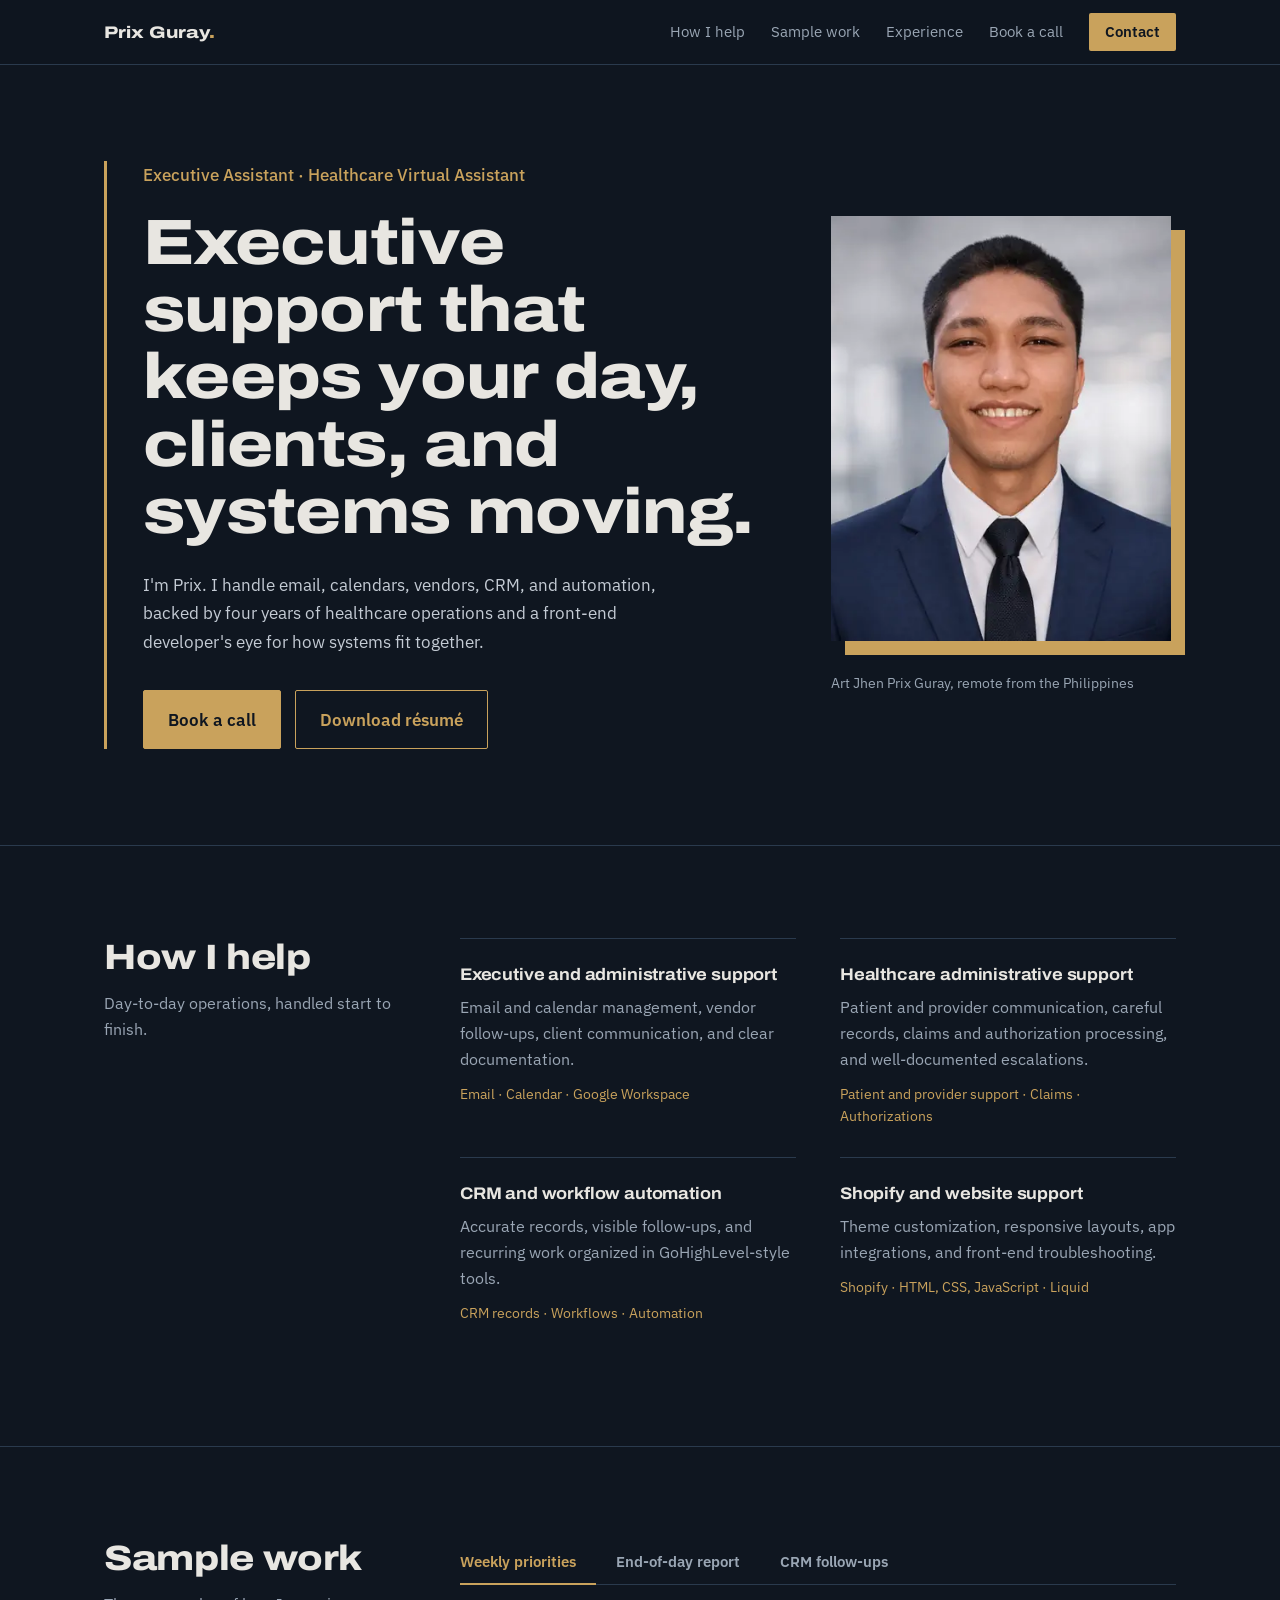
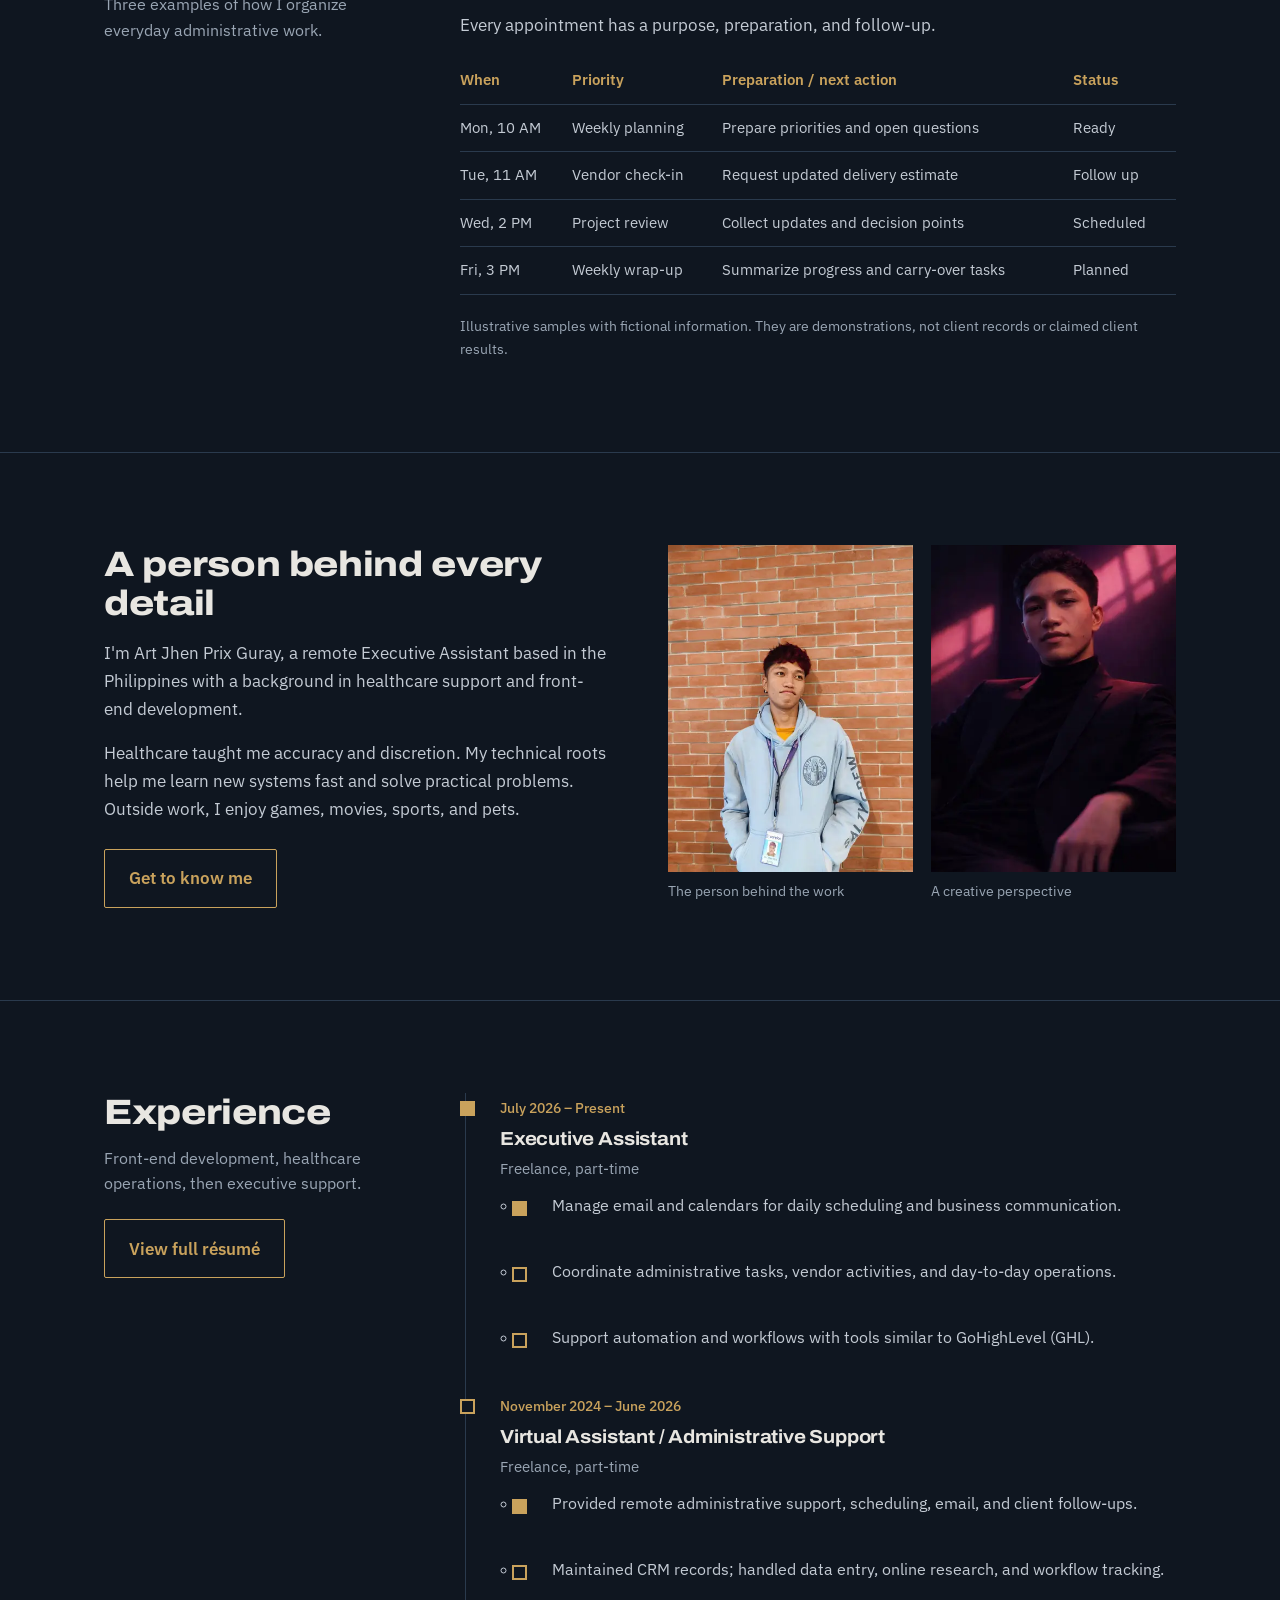
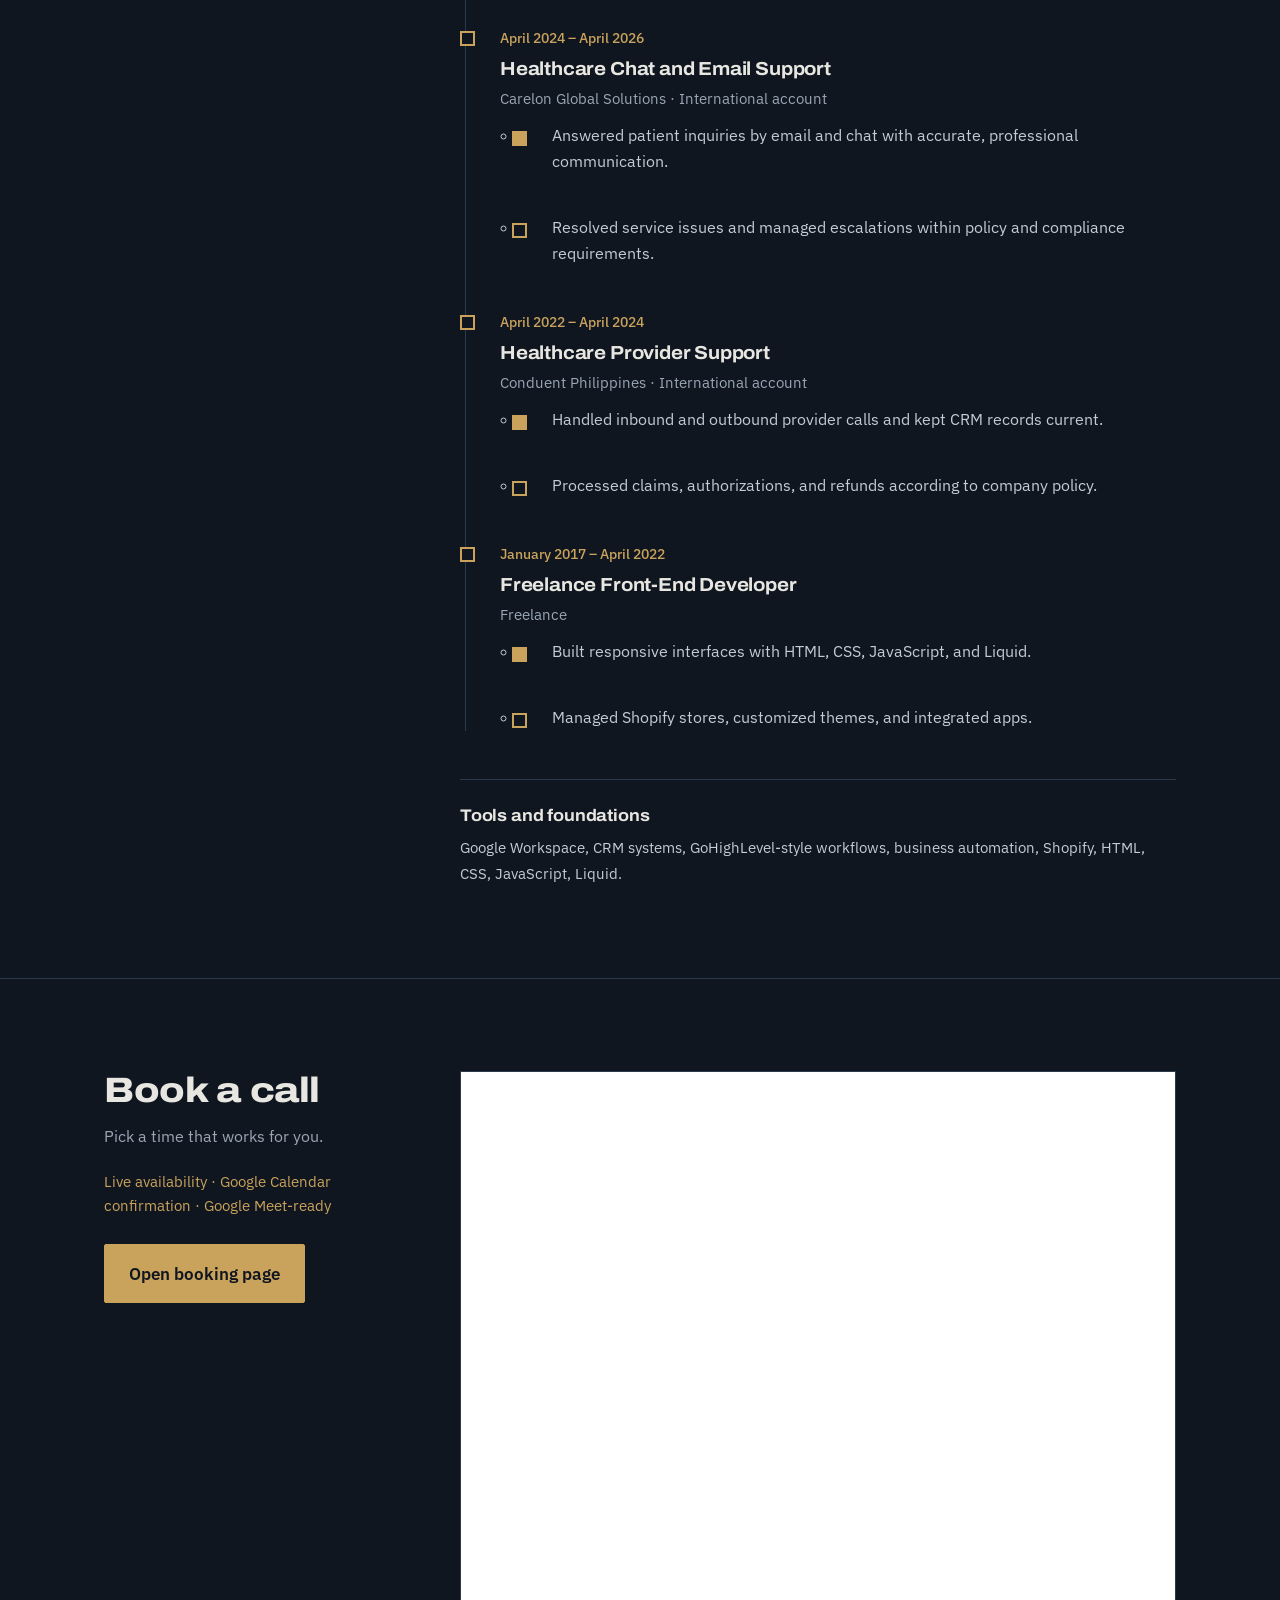
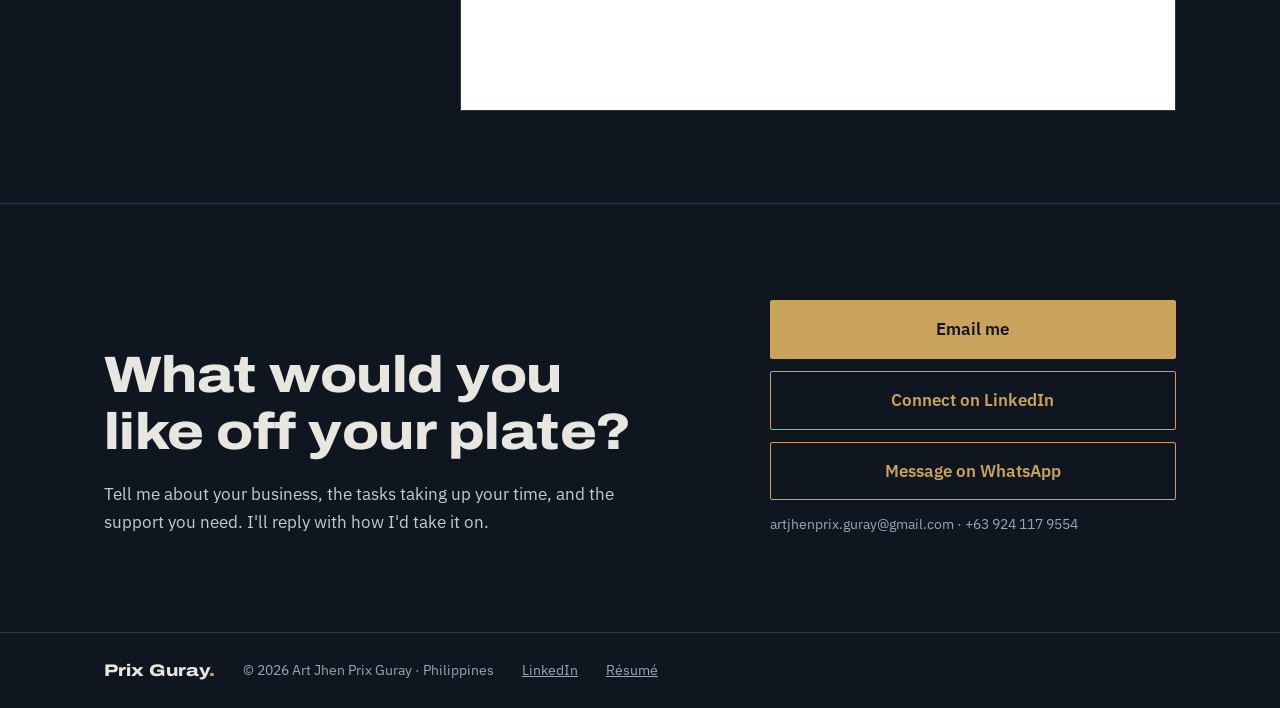
<file: index.html>
<!DOCTYPE html>
<html lang="en">
<head>
<meta charset="utf-8">
<meta name="viewport" content="width=device-width, initial-scale=1">
<title>Art Jhen Prix Guray | Executive Assistant & Healthcare Virtual Assistant</title>
<meta name="description" content="Portfolio of Art Jhen Prix Guray, Executive Assistant and Healthcare Virtual Assistant: email and calendar management, vendor coordination, CRM workflows, healthcare operations, and Shopify support.">
<meta name="keywords" content="Executive Assistant, Healthcare Virtual Assistant, Administrative Support, CRM, GoHighLevel, Shopify, Remote Assistant, Philippines">
<meta name="author" content="Art Jhen Prix Guray">
<meta name="theme-color" content="#0f1620">
<meta property="og:title" content="Art Jhen Prix Guray | Executive Assistant">
<meta property="og:description" content="Executive support that keeps your day, clients, and systems moving.">
<meta property="og:image" content="assets/profile-photo.webp?v=3">
<link rel="icon" type="image/svg+xml" href="favicon.svg">
<link rel="preconnect" href="https://fonts.googleapis.com">
<link rel="preconnect" href="https://fonts.gstatic.com" crossorigin>
<link href="https://fonts.googleapis.com/css2?family=Archivo:wdth,wght@62..125,500..900&family=IBM+Plex+Sans:wght@400;500;600&display=swap" rel="stylesheet">
<link rel="stylesheet" href="styles.css">
<link rel="stylesheet" href="motion.css">
<script src="motion.js" defer></script>
</head>
<body>
<header><div class="wrap">
  <a class="brand" href="#top">Prix Guray<span>.</span></a>
  <nav aria-label="Primary">
    <a href="#services">How I help</a><a href="#work">Sample work</a><a href="#experience">Experience</a><a href="#booking">Book a call</a><a class="pill" href="#contact">Contact</a>
  </nav>
</div></header>

<main id="top">
<section class="hero"><div class="wrap">
  <div class="copy">
    <p class="roles">Executive Assistant · Healthcare Virtual Assistant</p>
    <h1>Executive support that keeps your day, clients, and systems moving.</h1>
    <p class="lead">I'm Prix. I handle email, calendars, vendors, CRM, and automation, backed by four years of healthcare operations and a front-end developer's eye for how systems fit together.</p>
    <div class="cta"><a class="btn main" href="#booking">Book a call</a><a class="btn" href="Art-Jhen-Prix-Guray-Resume.pdf" download>Download résumé</a></div>
  </div>
  <div class="portrait">
    <img src="assets/profile-photo.webp?v=3" alt="Portrait of Art Jhen Prix Guray">
    <p>Art Jhen Prix Guray, remote from the Philippines</p>
  </div>
</div></section>

<section class="block" id="services"><div class="wrap split">
  <div><h2>How I help</h2><p class="intro">Day-to-day operations, handled start to finish.</p></div>
  <div class="services">
    <div><h3>Executive and administrative support</h3><p>Email and calendar management, vendor follow-ups, client communication, and clear documentation.</p><p class="tags">Email · Calendar · Google Workspace</p></div>
    <div><h3>Healthcare administrative support</h3><p>Patient and provider communication, careful records, claims and authorization processing, and well-documented escalations.</p><p class="tags">Patient and provider support · Claims · Authorizations</p></div>
    <div><h3>CRM and workflow automation</h3><p>Accurate records, visible follow-ups, and recurring work organized in GoHighLevel-style tools.</p><p class="tags">CRM records · Workflows · Automation</p></div>
    <div><h3>Shopify and website support</h3><p>Theme customization, responsive layouts, app integrations, and front-end troubleshooting.</p><p class="tags">Shopify · HTML, CSS, JavaScript · Liquid</p></div>
  </div>
</div></section>

<section class="block" id="work"><div class="wrap split">
  <div><h2>Sample work</h2><p class="intro">Three examples of how I organize everyday administrative work.</p></div>
  <div>
    <div class="tabs" role="tablist" aria-label="Sample work examples">
      <button class="tab" role="tab" id="t-weekly" aria-controls="p-weekly" aria-selected="true" data-t="weekly">Weekly priorities</button>
      <button class="tab" role="tab" id="t-eod" aria-controls="p-eod" aria-selected="false" data-t="eod">End-of-day report</button>
      <button class="tab" role="tab" id="t-crm" aria-controls="p-crm" aria-selected="false" data-t="crm">CRM follow-ups</button>
    </div>
    <div class="panel" role="tabpanel" id="p-weekly" aria-labelledby="t-weekly" data-p="weekly">
      <p>Every appointment has a purpose, preparation, and follow-up.</p>
      <div class="scroll"><table><tr><th>When</th><th>Priority</th><th>Preparation / next action</th><th>Status</th></tr>
      <tr><td>Mon, 10 AM</td><td>Weekly planning</td><td>Prepare priorities and open questions</td><td>Ready</td></tr>
      <tr><td>Tue, 11 AM</td><td>Vendor check-in</td><td>Request updated delivery estimate</td><td>Follow up</td></tr>
      <tr><td>Wed, 2 PM</td><td>Project review</td><td>Collect updates and decision points</td><td>Scheduled</td></tr>
      <tr><td>Fri, 3 PM</td><td>Weekly wrap-up</td><td>Summarize progress and carry-over tasks</td><td>Planned</td></tr></table></div>
    </div>
    <div class="panel" role="tabpanel" id="p-eod" aria-labelledby="t-eod" data-p="eod" hidden>
      <p>A daily report that makes the decision you need to make easy to find.</p>
      <div class="cols3">
        <div><h3>Completed today</h3><p>Organized the shared inbox. Updated meeting notes. Confirmed tomorrow's calendar.</p></div>
        <div><h3>Needs your input</h3><p>Vendor quote is ready for review. Confirm whether to proceed before I schedule the next step.</p></div>
        <div><h3>Next work session</h3><p>Follow up on pending replies. Update the task tracker. Prepare the weekly summary.</p></div>
      </div>
    </div>
    <div class="panel" role="tabpanel" id="p-crm" aria-labelledby="t-crm" data-p="crm" hidden>
      <p>Every lead gets a stage, a next action, and a due date.</p>
      <div class="scroll"><table><tr><th>Fictional lead</th><th>Stage</th><th>Next action</th><th>Due</th></tr>
      <tr><td>Example business A</td><td>New inquiry</td><td>Review request and prepare a reply</td><td>Today</td></tr>
      <tr><td>Example business B</td><td>Awaiting response</td><td>Send an approved follow-up</td><td>Tomorrow</td></tr>
      <tr><td>Example business C</td><td>Meeting booked</td><td>Confirm details and prepare notes</td><td>Before meeting</td></tr>
      <tr><td>Example business D</td><td>Closed</td><td>Record outcome and close task</td><td>Complete</td></tr></table></div>
    </div>
    <p class="note">Illustrative samples with fictional information. They are demonstrations, not client records or claimed client results.</p>
  </div>
</div></section>

<section class="block" id="about"><div class="wrap about">
  <div>
    <h2>A person behind every detail</h2>
    <p>I'm Art Jhen Prix Guray, a remote Executive Assistant based in the Philippines with a background in healthcare support and front-end development.</p>
    <p>Healthcare taught me accuracy and discretion. My technical roots help me learn new systems fast and solve practical problems. Outside work, I enjoy games, movies, sports, and pets.</p>
    <a class="btn" href="#contact">Get to know me</a>
  </div>
  <div class="gallery">
    <figure><img src="assets/meet-casual.webp?v=3" alt="Art Jhen Prix Guray in a light blue hoodie by a brick wall" loading="lazy"><figcaption>The person behind the work</figcaption></figure>
    <figure><img src="assets/meet-dark.webp?v=3" alt="Art Jhen Prix Guray in a dark suit" loading="lazy"><figcaption>A creative perspective</figcaption></figure>
  </div>
</div></section>

<section class="block" id="experience"><div class="wrap split">
  <div><h2>Experience</h2><p class="intro">Front-end development, healthcare operations, then executive support.</p><p style="margin-top:22px"><a class="btn" href="resume.html">View full résumé</a></p></div>
  <div>
    <ol class="timeline">
      <li><span class="when">July 2026 – Present</span><h3>Executive Assistant</h3><p class="org">Freelance, part-time</p><ul><li>Manage email and calendars for daily scheduling and business communication.</li><li>Coordinate administrative tasks, vendor activities, and day-to-day operations.</li><li>Support automation and workflows with tools similar to GoHighLevel (GHL).</li></ul></li>
      <li><span class="when">November 2024 – June 2026</span><h3>Virtual Assistant / Administrative Support</h3><p class="org">Freelance, part-time</p><ul><li>Provided remote administrative support, scheduling, email, and client follow-ups.</li><li>Maintained CRM records; handled data entry, online research, and workflow tracking.</li></ul></li>
      <li><span class="when">April 2024 – April 2026</span><h3>Healthcare Chat and Email Support</h3><p class="org">Carelon Global Solutions · International account</p><ul><li>Answered patient inquiries by email and chat with accurate, professional communication.</li><li>Resolved service issues and managed escalations within policy and compliance requirements.</li></ul></li>
      <li><span class="when">April 2022 – April 2024</span><h3>Healthcare Provider Support</h3><p class="org">Conduent Philippines · International account</p><ul><li>Handled inbound and outbound provider calls and kept CRM records current.</li><li>Processed claims, authorizations, and refunds according to company policy.</li></ul></li>
      <li><span class="when">January 2017 – April 2022</span><h3>Freelance Front-End Developer</h3><p class="org">Freelance</p><ul><li>Built responsive interfaces with HTML, CSS, JavaScript, and Liquid.</li><li>Managed Shopify stores, customized themes, and integrated apps.</li></ul></li>
    </ol>
    <div class="tools"><h3>Tools and foundations</h3><p>Google Workspace, CRM systems, GoHighLevel-style workflows, business automation, Shopify, HTML, CSS, JavaScript, Liquid.</p></div>
  </div>
</div></section>

<section class="block" id="booking"><div class="wrap split">
  <div><h2>Book a call</h2><p class="intro">Pick a time that works for you.</p><p class="points">Live availability · Google Calendar confirmation · Google Meet-ready</p><a class="btn main" href="https://calendar.app.google/vziLiJSb3LUWex8G8" target="_blank" rel="noopener">Open booking page</a></div>
  <iframe src="https://calendar.app.google/vziLiJSb3LUWex8G8" title="Book an appointment with Art Jhen Prix Guray" loading="lazy"></iframe>
</div></section>

<section class="contact" id="contact"><div class="wrap grid">
  <div><h2>What would you like off your plate?</h2><p>Tell me about your business, the tasks taking up your time, and the support you need. I'll reply with how I'd take it on.</p></div>
  <div class="links">
    <a class="btn main" href="mailto:artjhenprix.guray@gmail.com?subject=Executive%20Assistant%20inquiry">Email me</a>
    <a class="btn" href="https://www.linkedin.com/in/prixguray/" target="_blank" rel="noopener">Connect on LinkedIn</a>
    <a class="btn" href="https://wa.me/639241179554?text=Hi%20Prix%2C%20I%20found%20your%20portfolio%20and%20would%20like%20to%20connect." target="_blank" rel="noopener">Message on WhatsApp</a>
    <small>artjhenprix.guray@gmail.com · +63 924 117 9554</small>
  </div>
</div></section>
</main>

<footer><div class="wrap">
  <a class="brand" href="#top">Prix Guray<span>.</span></a>
  <span>© 2026 Art Jhen Prix Guray · Philippines</span>
  <a href="https://www.linkedin.com/in/prixguray/" target="_blank" rel="noopener">LinkedIn</a>
  <a href="resume.html">Résumé</a>
</div></footer>

<script>
(function(){var tabs=document.querySelectorAll('.tab'),panels=document.querySelectorAll('.panel');
tabs.forEach(function(t){t.addEventListener('click',function(){
tabs.forEach(function(x){x.setAttribute('aria-selected',x===t)});
panels.forEach(function(p){p.hidden=p.dataset.p!==t.dataset.t});});});})();
</script>
</body>
</html>
</file>
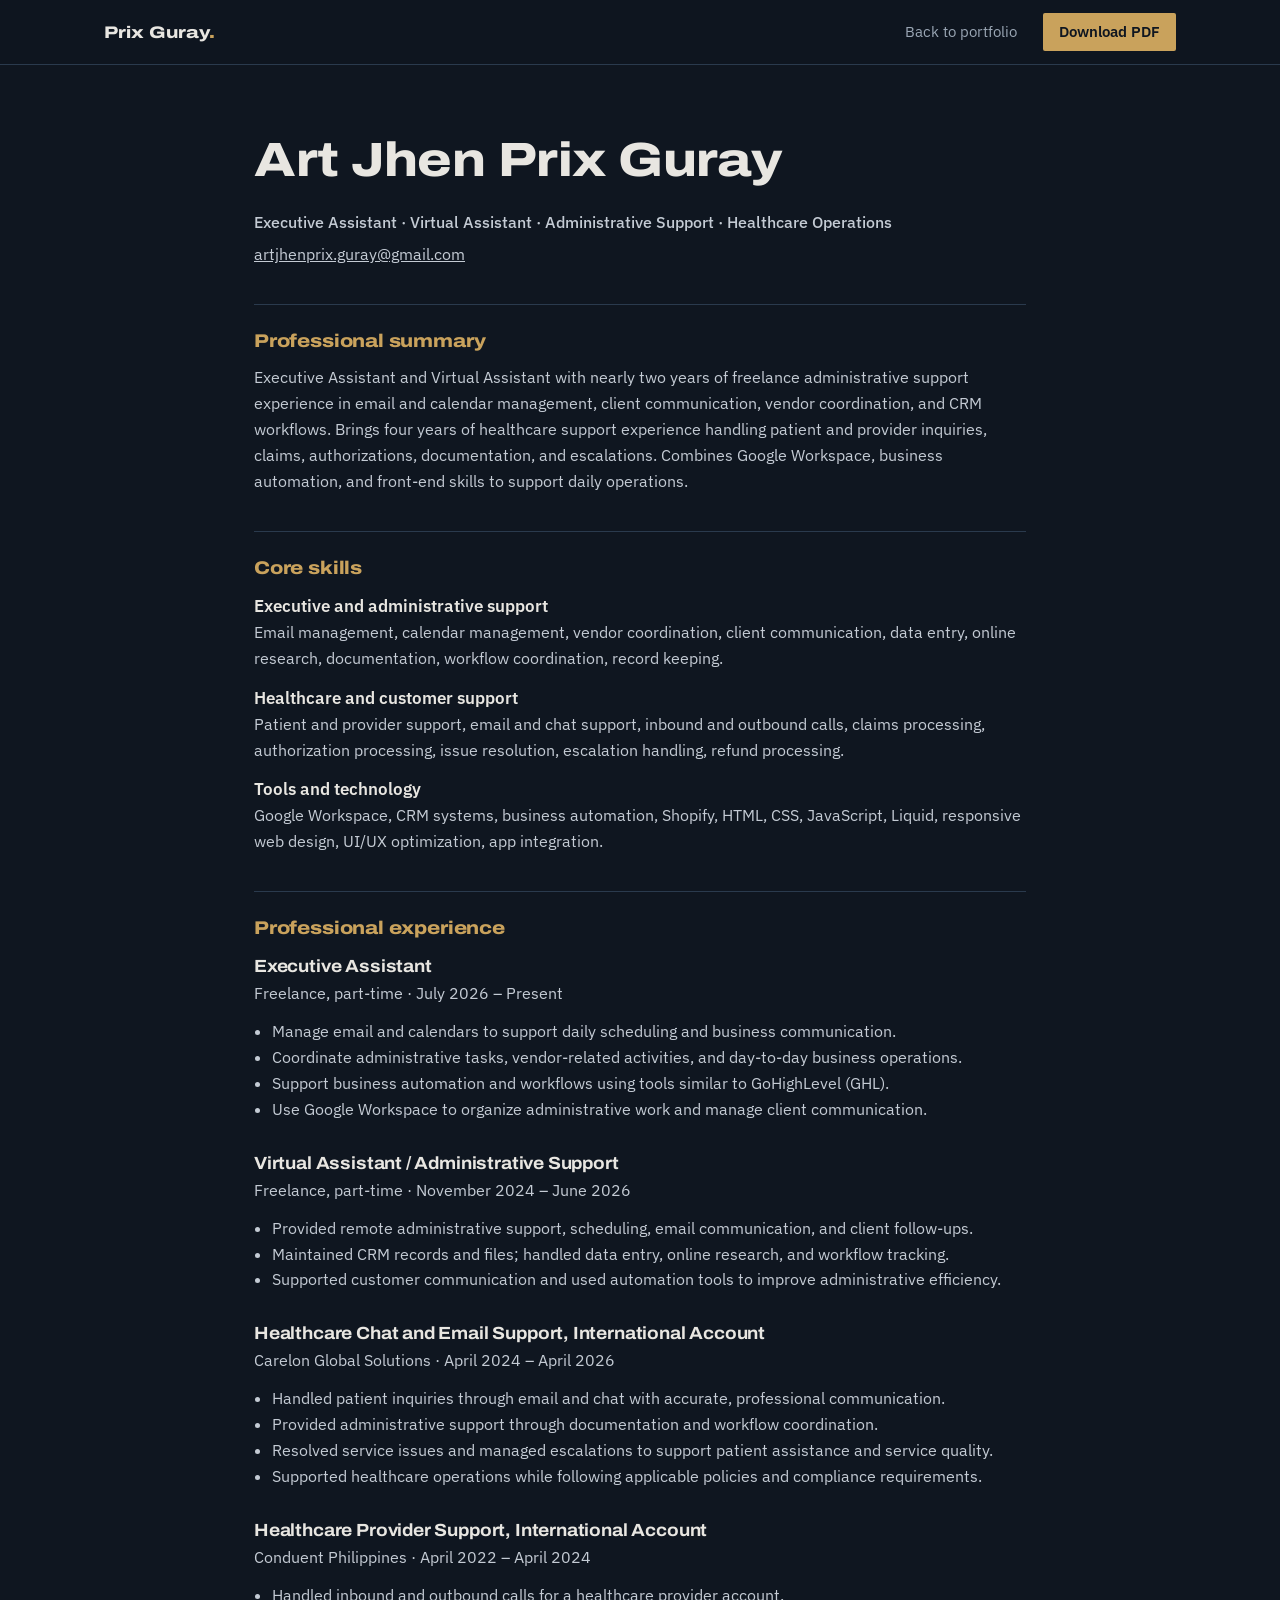
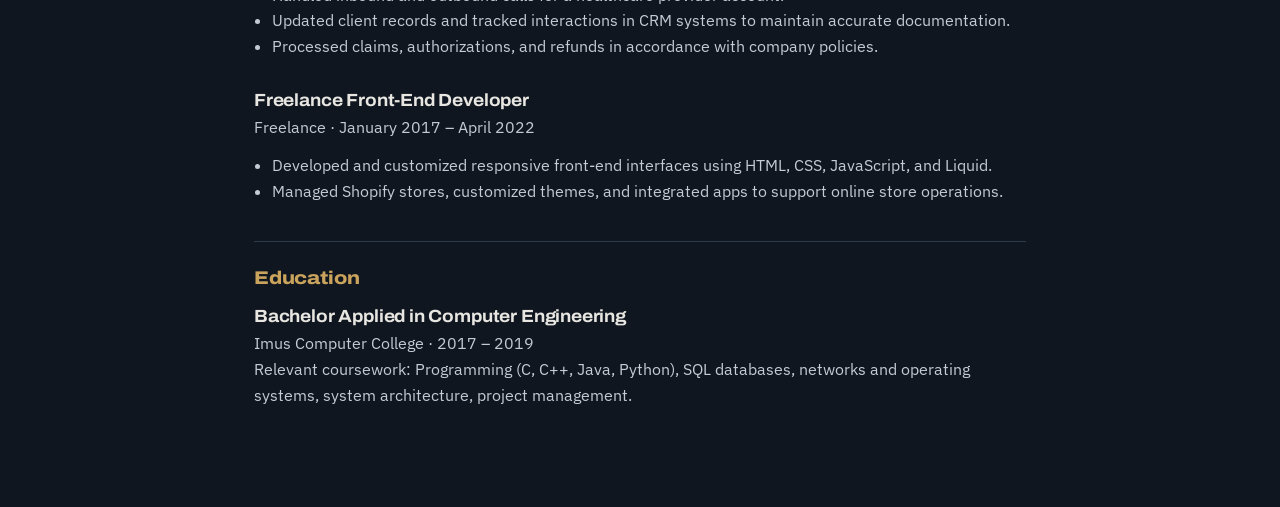
<file: resume.html>
<!DOCTYPE html>
<html lang="en">
<head>
<meta charset="utf-8">
<meta name="viewport" content="width=device-width, initial-scale=1">
<title>Résumé | Art Jhen Prix Guray</title>
<meta name="description" content="Résumé of Art Jhen Prix Guray, Executive Assistant, Virtual Assistant, and Healthcare Operations support.">
<meta name="theme-color" content="#0f1620">
<link rel="icon" type="image/svg+xml" href="favicon.svg">
<link rel="preconnect" href="https://fonts.googleapis.com">
<link rel="preconnect" href="https://fonts.gstatic.com" crossorigin>
<link href="https://fonts.googleapis.com/css2?family=Archivo:wdth,wght@62..125,500..900&family=IBM+Plex+Sans:wght@400;500;600&display=swap" rel="stylesheet">
<link rel="stylesheet" href="styles.css">
<link rel="stylesheet" href="motion.css">
</head>
<body>
<header class="noprint"><div class="wrap">
  <a class="brand" href="index.html">Prix Guray<span>.</span></a>
  <nav aria-label="Primary"><a href="index.html">Back to portfolio</a><a class="pill" href="Art-Jhen-Prix-Guray-Resume.pdf" download>Download PDF</a></nav>
</div></header>

<main class="rwrap">
  <h1>Art Jhen Prix Guray</h1>
  <p class="roles">Executive Assistant · Virtual Assistant · Administrative Support · Healthcare Operations</p>
  <p><a href="mailto:artjhenprix.guray@gmail.com">artjhenprix.guray@gmail.com</a></p>

  <section><h2>Professional summary</h2>
  <p>Executive Assistant and Virtual Assistant with nearly two years of freelance administrative support experience in email and calendar management, client communication, vendor coordination, and CRM workflows. Brings four years of healthcare support experience handling patient and provider inquiries, claims, authorizations, documentation, and escalations. Combines Google Workspace, business automation, and front-end skills to support daily operations.</p></section>

  <section><h2>Core skills</h2><dl>
    <dt>Executive and administrative support</dt><dd>Email management, calendar management, vendor coordination, client communication, data entry, online research, documentation, workflow coordination, record keeping.</dd>
    <dt>Healthcare and customer support</dt><dd>Patient and provider support, email and chat support, inbound and outbound calls, claims processing, authorization processing, issue resolution, escalation handling, refund processing.</dd>
    <dt>Tools and technology</dt><dd>Google Workspace, CRM systems, business automation, Shopify, HTML, CSS, JavaScript, Liquid, responsive web design, UI/UX optimization, app integration.</dd>
  </dl></section>

  <section><h2>Professional experience</h2>
    <div class="entry"><h3>Executive Assistant</h3><p class="mute">Freelance, part-time · July 2026 – Present</p><ul><li>Manage email and calendars to support daily scheduling and business communication.</li><li>Coordinate administrative tasks, vendor-related activities, and day-to-day business operations.</li><li>Support business automation and workflows using tools similar to GoHighLevel (GHL).</li><li>Use Google Workspace to organize administrative work and manage client communication.</li></ul></div>
    <div class="entry"><h3>Virtual Assistant / Administrative Support</h3><p class="mute">Freelance, part-time · November 2024 – June 2026</p><ul><li>Provided remote administrative support, scheduling, email communication, and client follow-ups.</li><li>Maintained CRM records and files; handled data entry, online research, and workflow tracking.</li><li>Supported customer communication and used automation tools to improve administrative efficiency.</li></ul></div>
    <div class="entry"><h3>Healthcare Chat and Email Support, International Account</h3><p class="mute">Carelon Global Solutions · April 2024 – April 2026</p><ul><li>Handled patient inquiries through email and chat with accurate, professional communication.</li><li>Provided administrative support through documentation and workflow coordination.</li><li>Resolved service issues and managed escalations to support patient assistance and service quality.</li><li>Supported healthcare operations while following applicable policies and compliance requirements.</li></ul></div>
    <div class="entry"><h3>Healthcare Provider Support, International Account</h3><p class="mute">Conduent Philippines · April 2022 – April 2024</p><ul><li>Handled inbound and outbound calls for a healthcare provider account.</li><li>Updated client records and tracked interactions in CRM systems to maintain accurate documentation.</li><li>Processed claims, authorizations, and refunds in accordance with company policies.</li></ul></div>
    <div class="entry"><h3>Freelance Front-End Developer</h3><p class="mute">Freelance · January 2017 – April 2022</p><ul><li>Developed and customized responsive front-end interfaces using HTML, CSS, JavaScript, and Liquid.</li><li>Managed Shopify stores, customized themes, and integrated apps to support online store operations.</li></ul></div>
  </section>

  <section><h2>Education</h2>
    <div class="entry"><h3>Bachelor Applied in Computer Engineering</h3><p class="mute">Imus Computer College · 2017 – 2019</p><p>Relevant coursework: Programming (C, C++, Java, Python), SQL databases, networks and operating systems, system architecture, project management.</p></div>
  </section>
</main>
</body>
</html>
</file>
<file: styles.css>
:root{--bg:#0f1620;--panel:#162130;--line:#2a3a4d;--text:#e8e6e1;--mute:#9aa6b4;--soft:#c4cbd4;--brass:#c9a25c;--display:"Archivo","Arial Black",Impact,sans-serif;--body:"IBM Plex Sans",system-ui,-apple-system,"Segoe UI",sans-serif;color-scheme:dark}
*{box-sizing:border-box;margin:0}
html{scroll-behavior:smooth;scroll-padding-top:72px}
body{background:var(--bg);color:var(--text);font:400 17px/1.65 var(--body);-webkit-font-smoothing:antialiased}
a{color:inherit}img{max-width:100%}
:focus-visible{outline:2px solid var(--brass);outline-offset:3px}
.wrap{max-width:1120px;margin:0 auto;padding:0 24px}
h1,h2,h3{font-family:var(--display);font-stretch:116%;letter-spacing:-.01em}
h2{font-size:clamp(1.6rem,3vw,2.2rem);font-weight:800;line-height:1.1}
h3{font-size:1.05rem;font-weight:700;font-stretch:108%}
.mute{color:var(--mute)}
header{position:sticky;top:0;z-index:10;background:rgba(15,22,32,.92);backdrop-filter:blur(10px);border-bottom:1px solid var(--line)}
header .wrap{display:flex;align-items:center;justify-content:space-between;height:64px;gap:16px}
.brand{font:800 1.05rem var(--display);font-stretch:122%;text-decoration:none}
.brand span{color:var(--brass)}
nav{display:flex;align-items:center;gap:26px;font-size:.92rem}
nav a{text-decoration:none;color:var(--mute);transition:color .2s}
nav a:hover{color:var(--text)}
nav .pill{color:var(--bg);background:var(--brass);padding:.45rem 1rem;border-radius:2px;font-weight:600}
nav .pill:hover{color:var(--bg);background:#d8b472}
.btn{display:inline-block;padding:.9rem 1.5rem;border-radius:2px;font-weight:600;text-decoration:none;border:1px solid var(--brass);color:var(--brass);transition:background .2s}
.btn:hover{background:rgba(201,162,92,.12)}
.btn.main{background:var(--brass);color:var(--bg)}.btn.main:hover{background:#d8b472}
.cta{display:flex;flex-wrap:wrap;gap:14px}
.hero{padding:96px 0;border-bottom:1px solid var(--line)}
.hero .wrap{display:grid;grid-template-columns:1.3fr .7fr;gap:72px;align-items:center}
.copy{border-left:3px solid var(--brass);padding-left:36px}
.roles{color:var(--brass);font-weight:500;margin-bottom:20px}
.hero h1{font-size:clamp(2.2rem,5vw,4.2rem);font-weight:800;line-height:1.05;text-wrap:balance}
.lead{max-width:56ch;margin:26px 0 34px;color:var(--soft);font-size:1.08rem}
.portrait{max-width:340px;justify-self:center;width:100%}
.portrait img{display:block;width:100%;aspect-ratio:4/5;object-fit:cover;object-position:top;box-shadow:14px 14px 0 var(--brass)}
.portrait p{margin-top:30px;font-size:.9rem;color:var(--mute)}
section.block{padding:92px 0;border-bottom:1px solid var(--line)}
.split{display:grid;grid-template-columns:300px 1fr;gap:56px}
.split>div:first-child{align-self:start;position:sticky;top:96px}
.split>*,.about>*,.contact .grid>*{min-width:0}
.intro{color:var(--mute);margin-top:14px;font-size:.98rem;max-width:30ch}
.services{display:grid;grid-template-columns:1fr 1fr;gap:0 44px}
.services div{border-top:1px solid var(--line);padding:22px 0 30px}
.services p{color:var(--mute);margin-top:6px;font-size:.98rem}
.services .tags{color:var(--brass);font-size:.85rem;margin-top:10px}
.tabs{display:flex;flex-wrap:wrap;border-bottom:1px solid var(--line)}
.tab{background:none;border:0;border-bottom:2px solid transparent;margin-bottom:-1px;color:var(--mute);font:600 .95rem var(--body);padding:12px 20px 12px 0;margin-right:20px;cursor:pointer}
.tab[aria-selected=true]{color:var(--brass);border-color:var(--brass)}
.panel{padding:26px 0 4px}.panel[hidden]{display:none}
.panel>p{color:var(--soft);max-width:60ch}
.scroll{overflow-x:auto}
table{width:100%;border-collapse:collapse;font-size:.93rem;margin-top:18px;min-width:520px}
th{text-align:left;font-weight:600;color:var(--brass)}
th,td{padding:11px 14px 11px 0;border-bottom:1px solid var(--line);vertical-align:top}
td{color:var(--soft)}
.cols3{display:grid;grid-template-columns:repeat(3,1fr);gap:28px;margin-top:20px}
.cols3 h3{color:var(--brass);margin-bottom:6px}.cols3 p{color:var(--soft);font-size:.95rem}
.note{color:var(--mute);font-size:.86rem;margin-top:16px}
.about{display:grid;grid-template-columns:1fr 1fr;gap:56px;align-items:start}
.about p{color:var(--soft);margin-top:16px;max-width:54ch}.about .btn{margin-top:26px}
.gallery{display:grid;grid-template-columns:1fr 1fr;gap:18px}
.gallery img{display:block;width:100%;aspect-ratio:3/4;object-fit:cover}
.gallery figcaption{color:var(--mute);font-size:.85rem;margin-top:8px}
.timeline{list-style:none;padding:0;border-left:1px solid var(--line);margin-left:5px}
.timeline li{position:relative;padding:0 0 40px 34px}.timeline li:last-child{padding-bottom:0}
.timeline li::before{content:"";position:absolute;left:-6px;top:8px;width:11px;height:11px;background:var(--bg);border:2px solid var(--brass)}
.timeline li:first-child::before{background:var(--brass)}
.when{color:var(--brass);font-weight:500;font-size:.9rem}
.timeline h3{font-size:1.18rem;margin:2px 0}
.org{color:var(--mute);font-size:.95rem}
.timeline ul,.entry ul{margin:12px 0 0;padding-left:18px;color:var(--soft);font-size:.98rem}
.tools{margin-top:48px;border-top:1px solid var(--line);padding-top:22px}
.tools p{color:var(--soft);font-size:.96rem;margin-top:6px}
iframe{width:100%;height:640px;border:1px solid var(--line);background:#fff}
.points{color:var(--brass);font-size:.92rem;margin:20px 0 26px}
.contact{padding:96px 0}
.contact .grid{display:grid;grid-template-columns:1.2fr .8fr;gap:56px;align-items:end}
.contact h2{font-size:clamp(1.9rem,4.2vw,3.2rem);text-wrap:balance}
.contact p{color:var(--soft);max-width:52ch;margin-top:20px}
.links{display:grid;gap:12px}
.links .btn{text-align:center}
.links small{color:var(--mute);font-size:.9rem}
footer{border-top:1px solid var(--line);padding:26px 0;color:var(--mute);font-size:.88rem}
footer .wrap{display:flex;flex-wrap:wrap;gap:12px 28px;align-items:center}
footer .brand{color:var(--text)}
.rwrap{max-width:820px;margin:0 auto;padding:56px 24px 72px}
.rwrap h1{font-size:clamp(2rem,5vw,3rem);font-weight:800}
.rwrap .roles{margin:10px 0 6px}
.rwrap section{border-top:1px solid var(--line);margin-top:36px;padding-top:26px}
.rwrap h2{font-size:1.15rem;color:var(--brass);margin-bottom:14px}
.rwrap p,.rwrap dd{color:var(--soft);font-size:.98rem}
.rwrap dt{font-weight:600;margin-top:12px}
.entry{margin-bottom:26px}.entry h3{font-size:1.1rem}
@media(max-width:860px){
.split,.about,.hero .wrap,.contact .grid{grid-template-columns:1fr;gap:36px}
.split>div:first-child{position:static}
.services{grid-template-columns:1fr}.cols3{grid-template-columns:1fr}
.hero{padding:64px 0}.copy{padding-left:20px}
section.block{padding:64px 0}iframe{height:560px}
.portrait{justify-self:start;max-width:300px}}
@media(max-width:640px){nav a:not(.pill){display:none}}
@media(prefers-reduced-motion:reduce){html{scroll-behavior:auto}}
@media print{body{background:#fff;color:#111}header,.noprint{display:none}.rwrap p,.rwrap dd,.entry ul{color:#222}.rwrap h2{color:#7a5a1e}.rwrap section{border-color:#ccc}}
</file>
<file: motion.css>
/* Hover and transition polish layered on styles.css */
.btn, nav .pill, .tab {
  transition: color .2s ease, background-color .2s ease, border-color .2s ease, box-shadow .24s ease, transform .24s ease;
}
.services > div { transition: background-color .24s ease, box-shadow .24s ease; }
.portrait img, .gallery img { transition: filter .3s ease; }
@media (hover: hover) and (pointer: fine) {
  .btn:hover, nav .pill:hover { transform: translateY(-2px); }
  .btn.main:hover { box-shadow: 0 6px 16px rgba(0,0,0,.35); }
  .services > div:hover { background: var(--panel); box-shadow: inset 0 2px 0 var(--brass); }
  .tab[aria-selected="false"]:hover { color: var(--text); }
  .portrait img:hover, .gallery img:hover { filter: brightness(1.06); }
}
@media (prefers-reduced-motion: reduce) {
  .btn, nav .pill, .tab, .services > div, .portrait img, .gallery img { transition: none; }
  .btn:hover, nav .pill:hover { transform: none; }
}
</file>
